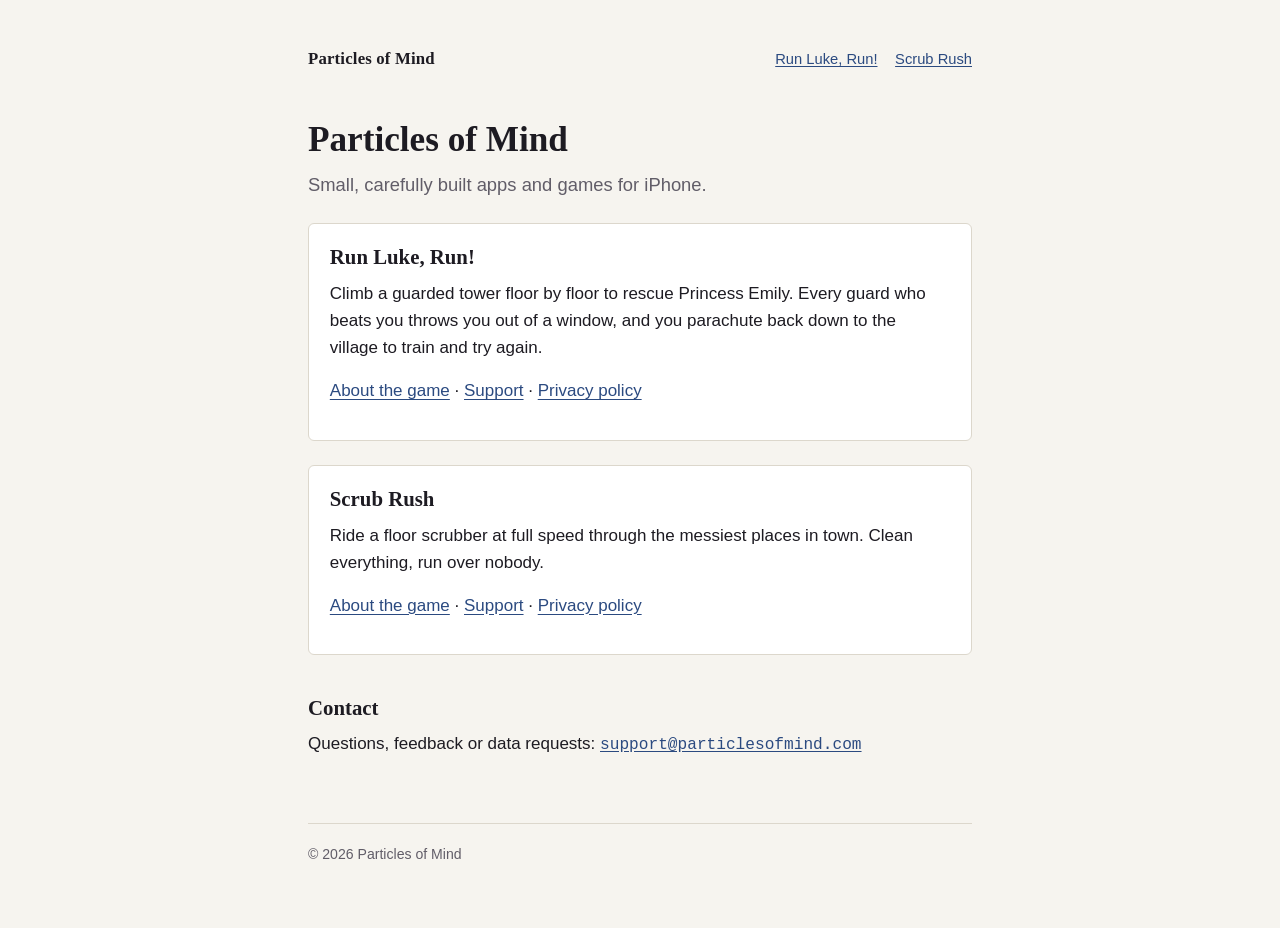
<file: index.html>
<!doctype html>
<html lang="en">
<head>
<meta charset="utf-8">
<meta name="viewport" content="width=device-width, initial-scale=1, viewport-fit=cover">
<title>Particles of Mind</title>
<meta name="description" content="Particles of Mind makes small, carefully built apps and games.">
<link rel="stylesheet" href="/style.css">
</head>
<body>
<div class="wrap">
  <header class="site"><a class="mark" href="/">Particles of Mind</a><nav><a href="/run-luke-run/">Run Luke, Run!</a><a href="/scrub-rush/">Scrub Rush</a></nav></header>
  <h1>Particles of Mind</h1>
  <p class="lead">Small, carefully built apps and games for iPhone.</p>

  <div class="card">
    <h2>Run Luke, Run!</h2>
    <p>Climb a guarded tower floor by floor to rescue Princess Emily. Every guard who beats you throws you out of a window, and you parachute back down to the village to train and try again.</p>
    <p><a href="/run-luke-run/">About the game</a> · <a href="/run-luke-run/support/">Support</a> · <a href="/run-luke-run/privacy/">Privacy policy</a></p>
  </div>

  <div class="card">
    <h2>Scrub Rush</h2>
    <p>Ride a floor scrubber at full speed through the messiest places in town. Clean everything, run over nobody.</p>
    <p><a href="/scrub-rush/">About the game</a> · <a href="/scrub-rush/support/">Support</a> · <a href="/scrub-rush/privacy/">Privacy policy</a></p>
  </div>

  <h2>Contact</h2>
  <p>Questions, feedback or data requests: <a class="mail" href="mailto:support@particlesofmind.com">support@particlesofmind.com</a></p>

  <footer>© 2026 Particles of Mind</footer>
</div>
</body>
</html>
</file>
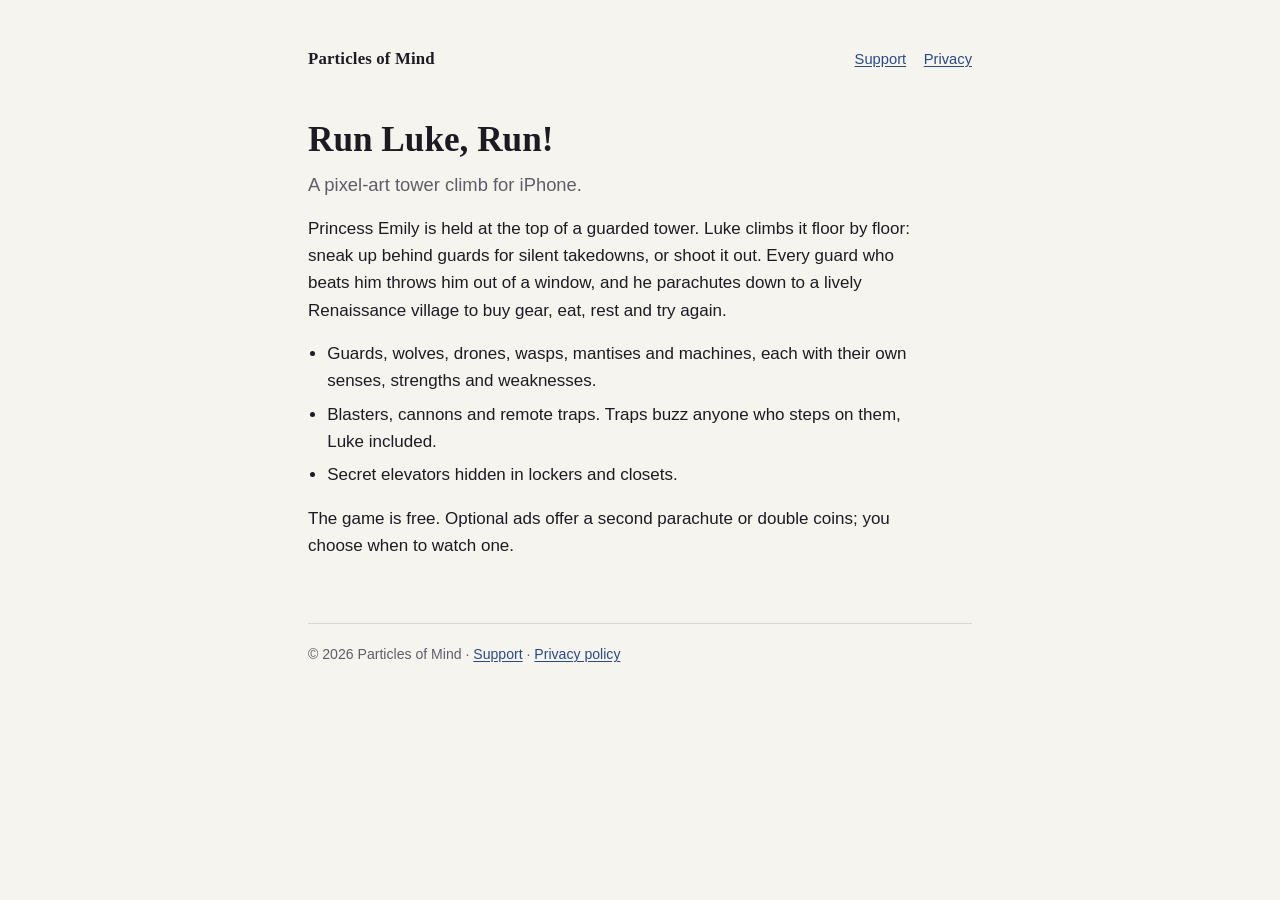
<file: run-luke-run/index.html>
<!doctype html>
<html lang="en">
<head>
<meta charset="utf-8">
<meta name="viewport" content="width=device-width, initial-scale=1, viewport-fit=cover">
<title>Run Luke, Run!</title>
<meta name="description" content="Run Luke, Run! is a pixel-art stealth and shoot-out game for iPhone by Particles of Mind.">
<link rel="stylesheet" href="/style.css">
</head>
<body>
<div class="wrap">
  <header class="site"><a class="mark" href="/">Particles of Mind</a><nav><a href="/run-luke-run/support/">Support</a><a href="/run-luke-run/privacy/">Privacy</a></nav></header>
  <h1>Run Luke, Run!</h1>
  <p class="lead">A pixel-art tower climb for iPhone.</p>
  <p>Princess Emily is held at the top of a guarded tower. Luke climbs it floor by floor: sneak up behind guards for silent takedowns, or shoot it out. Every guard who beats him throws him out of a window, and he parachutes down to a lively Renaissance village to buy gear, eat, rest and try again.</p>
  <ul>
    <li>Guards, wolves, drones, wasps, mantises and machines, each with their own senses, strengths and weaknesses.</li>
    <li>Blasters, cannons and remote traps. Traps buzz anyone who steps on them, Luke included.</li>
    <li>Secret elevators hidden in lockers and closets.</li>
  </ul>
  <p>The game is free. Optional ads offer a second parachute or double coins; you choose when to watch one.</p>
  <footer>© 2026 Particles of Mind · <a href="/run-luke-run/support/">Support</a> · <a href="/run-luke-run/privacy/">Privacy policy</a></footer>
</div>
</body>
</html>
</file>
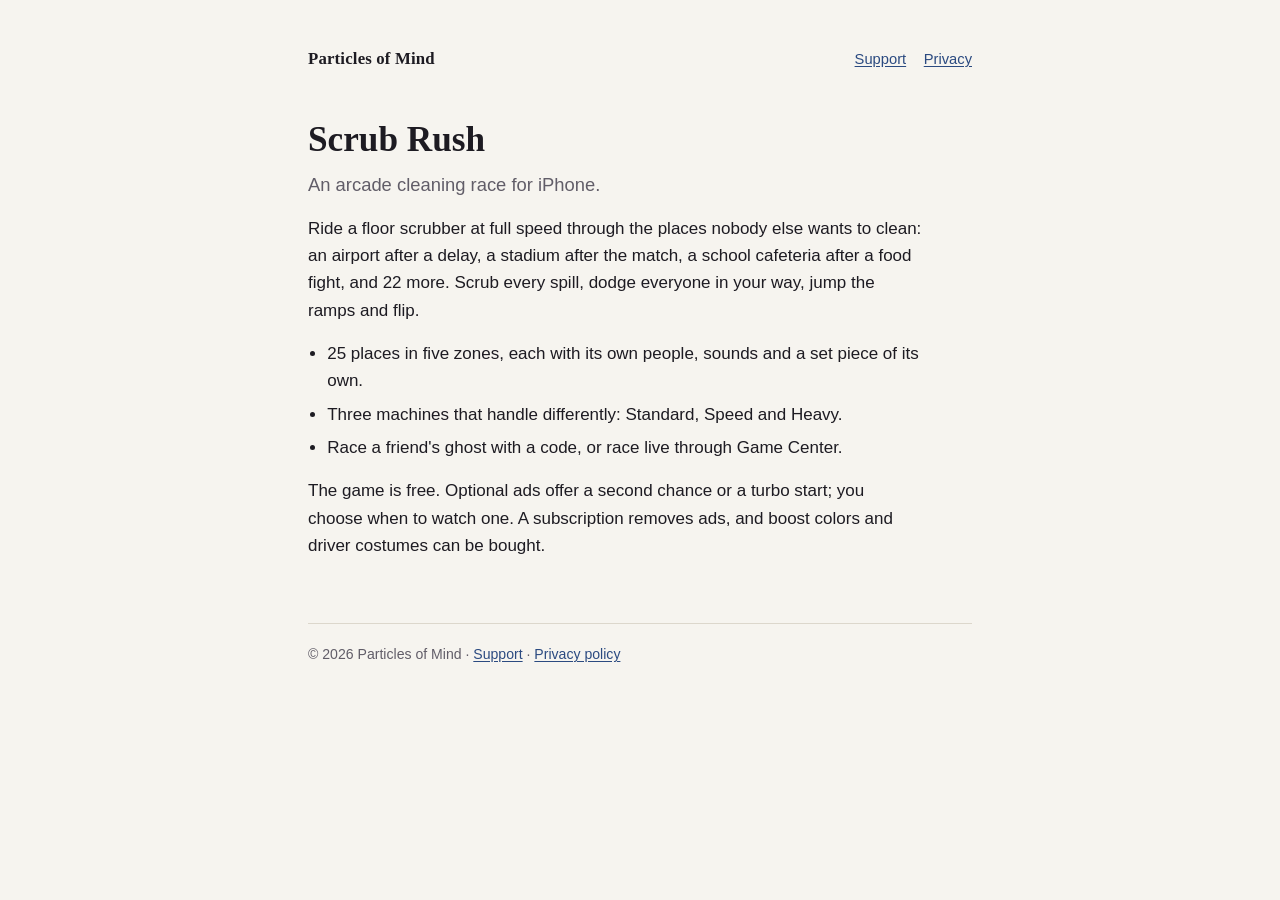
<file: scrub-rush/index.html>
<!doctype html>
<html lang="en">
<head>
<meta charset="utf-8">
<meta name="viewport" content="width=device-width, initial-scale=1, viewport-fit=cover">
<title>Scrub Rush</title>
<meta name="description" content="Scrub Rush: ride a floor scrubber at full speed through the messiest places in town.">
<link rel="stylesheet" href="/style.css">
</head>
<body>
<div class="wrap">
  <header class="site"><a class="mark" href="/">Particles of Mind</a><nav><a href="/scrub-rush/support/">Support</a><a href="/scrub-rush/privacy/">Privacy</a></nav></header>
  <h1>Scrub Rush</h1>
  <p class="lead">An arcade cleaning race for iPhone.</p>
  <p>Ride a floor scrubber at full speed through the places nobody else wants to clean: an airport after a delay, a stadium after the match, a school cafeteria after a food fight, and 22 more. Scrub every spill, dodge everyone in your way, jump the ramps and flip.</p>
  <ul>
    <li>25 places in five zones, each with its own people, sounds and a set piece of its own.</li>
    <li>Three machines that handle differently: Standard, Speed and Heavy.</li>
    <li>Race a friend's ghost with a code, or race live through Game Center.</li>
  </ul>
  <p>The game is free. Optional ads offer a second chance or a turbo start; you choose when to watch one. A subscription removes ads, and boost colors and driver costumes can be bought.</p>
  <footer>© 2026 Particles of Mind · <a href="/scrub-rush/support/">Support</a> · <a href="/scrub-rush/privacy/">Privacy policy</a></footer>
</div>
</body>
</html>
</file>
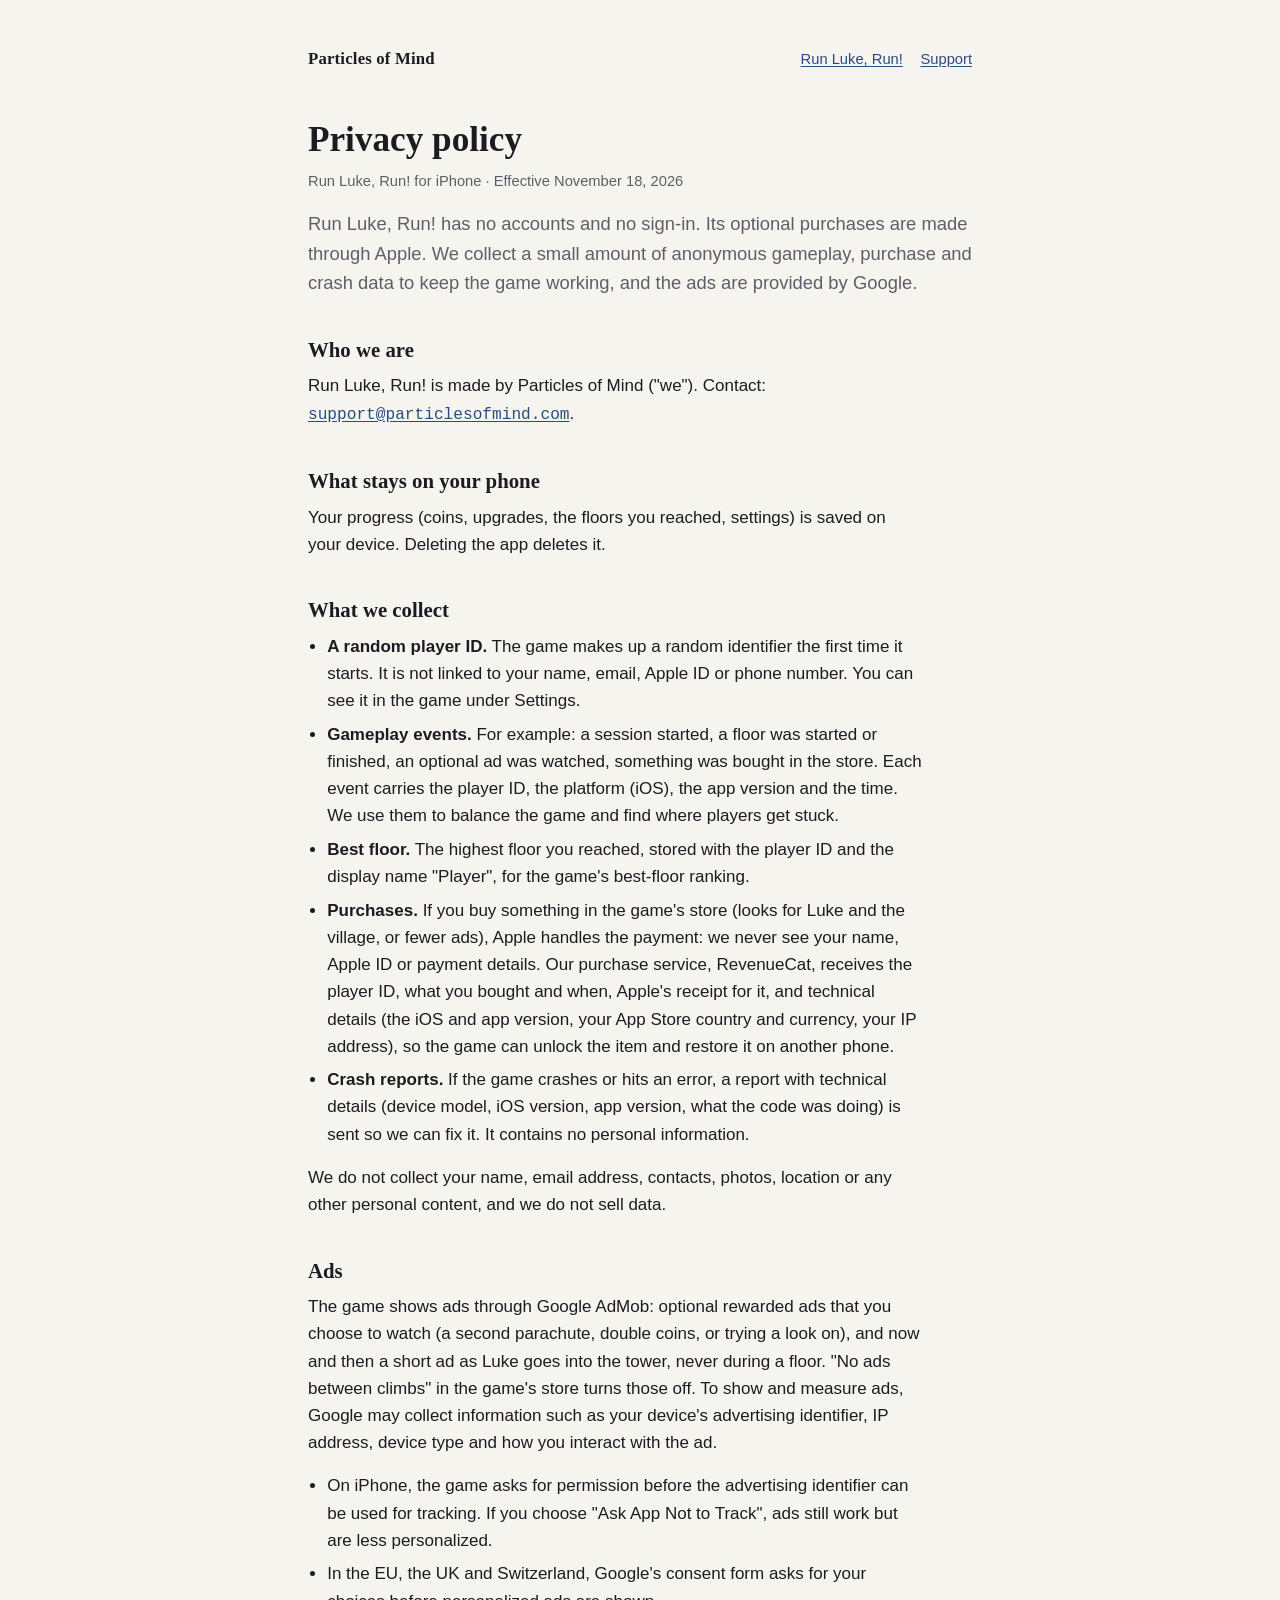
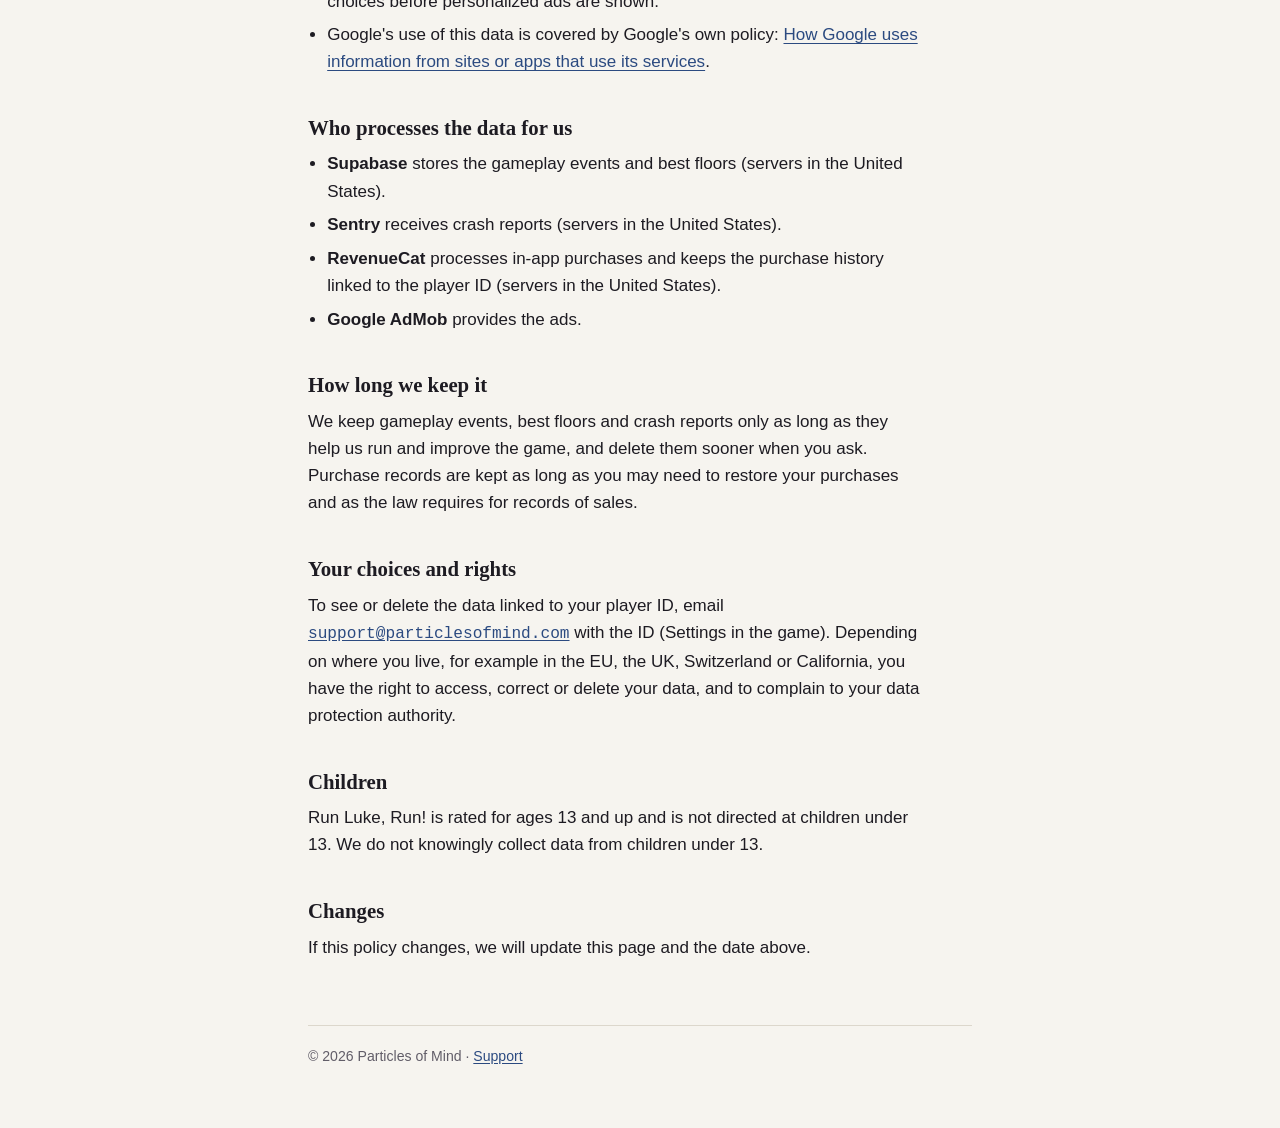
<file: run-luke-run/privacy/index.html>
<!doctype html>
<html lang="en">
<head>
<meta charset="utf-8">
<meta name="viewport" content="width=device-width, initial-scale=1, viewport-fit=cover">
<title>Run Luke, Run! Privacy Policy</title>
<meta name="description" content="What Run Luke, Run! collects, why, and how to have it deleted.">
<link rel="stylesheet" href="/style.css">
</head>
<body>
<div class="wrap">
  <header class="site"><a class="mark" href="/">Particles of Mind</a><nav><a href="/run-luke-run/">Run Luke, Run!</a><a href="/run-luke-run/support/">Support</a></nav></header>
  <h1>Privacy policy</h1>
  <p class="meta">Run Luke, Run! for iPhone · Effective November 18, 2026</p>
  <p class="lead">Run Luke, Run! has no accounts and no sign-in. Its optional purchases are made through Apple. We collect a small amount of anonymous gameplay, purchase and crash data to keep the game working, and the ads are provided by Google.</p>

  <h2>Who we are</h2>
  <p>Run Luke, Run! is made by Particles of Mind ("we"). Contact: <a class="mail" href="mailto:support@particlesofmind.com">support@particlesofmind.com</a>.</p>

  <h2>What stays on your phone</h2>
  <p>Your progress (coins, upgrades, the floors you reached, settings) is saved on your device. Deleting the app deletes it.</p>

  <h2>What we collect</h2>
  <ul>
    <li><strong>A random player ID.</strong> The game makes up a random identifier the first time it starts. It is not linked to your name, email, Apple ID or phone number. You can see it in the game under Settings.</li>
    <li><strong>Gameplay events.</strong> For example: a session started, a floor was started or finished, an optional ad was watched, something was bought in the store. Each event carries the player ID, the platform (iOS), the app version and the time. We use them to balance the game and find where players get stuck.</li>
    <li><strong>Best floor.</strong> The highest floor you reached, stored with the player ID and the display name "Player", for the game's best-floor ranking.</li>
    <li><strong>Purchases.</strong> If you buy something in the game's store (looks for Luke and the village, or fewer ads), Apple handles the payment: we never see your name, Apple ID or payment details. Our purchase service, RevenueCat, receives the player ID, what you bought and when, Apple's receipt for it, and technical details (the iOS and app version, your App Store country and currency, your IP address), so the game can unlock the item and restore it on another phone.</li>
    <li><strong>Crash reports.</strong> If the game crashes or hits an error, a report with technical details (device model, iOS version, app version, what the code was doing) is sent so we can fix it. It contains no personal information.</li>
  </ul>
  <p>We do not collect your name, email address, contacts, photos, location or any other personal content, and we do not sell data.</p>

  <h2>Ads</h2>
  <p>The game shows ads through Google AdMob: optional rewarded ads that you choose to watch (a second parachute, double coins, or trying a look on), and now and then a short ad as Luke goes into the tower, never during a floor. "No ads between climbs" in the game's store turns those off. To show and measure ads, Google may collect information such as your device's advertising identifier, IP address, device type and how you interact with the ad.</p>
  <ul>
    <li>On iPhone, the game asks for permission before the advertising identifier can be used for tracking. If you choose "Ask App Not to Track", ads still work but are less personalized.</li>
    <li>In the EU, the UK and Switzerland, Google's consent form asks for your choices before personalized ads are shown.</li>
    <li>Google's use of this data is covered by Google's own policy: <a href="https://policies.google.com/technologies/partner-sites">How Google uses information from sites or apps that use its services</a>.</li>
  </ul>

  <h2>Who processes the data for us</h2>
  <ul>
    <li><strong>Supabase</strong> stores the gameplay events and best floors (servers in the United States).</li>
    <li><strong>Sentry</strong> receives crash reports (servers in the United States).</li>
    <li><strong>RevenueCat</strong> processes in-app purchases and keeps the purchase history linked to the player ID (servers in the United States).</li>
    <li><strong>Google AdMob</strong> provides the ads.</li>
  </ul>

  <h2>How long we keep it</h2>
  <p>We keep gameplay events, best floors and crash reports only as long as they help us run and improve the game, and delete them sooner when you ask. Purchase records are kept as long as you may need to restore your purchases and as the law requires for records of sales.</p>

  <h2>Your choices and rights</h2>
  <p>To see or delete the data linked to your player ID, email <a class="mail" href="mailto:support@particlesofmind.com">support@particlesofmind.com</a> with the ID (Settings in the game). Depending on where you live, for example in the EU, the UK, Switzerland or California, you have the right to access, correct or delete your data, and to complain to your data protection authority.</p>

  <h2>Children</h2>
  <p>Run Luke, Run! is rated for ages 13 and up and is not directed at children under 13. We do not knowingly collect data from children under 13.</p>

  <h2>Changes</h2>
  <p>If this policy changes, we will update this page and the date above.</p>

  <footer>© 2026 Particles of Mind · <a href="/run-luke-run/support/">Support</a></footer>
</div>
</body>
</html>
</file>
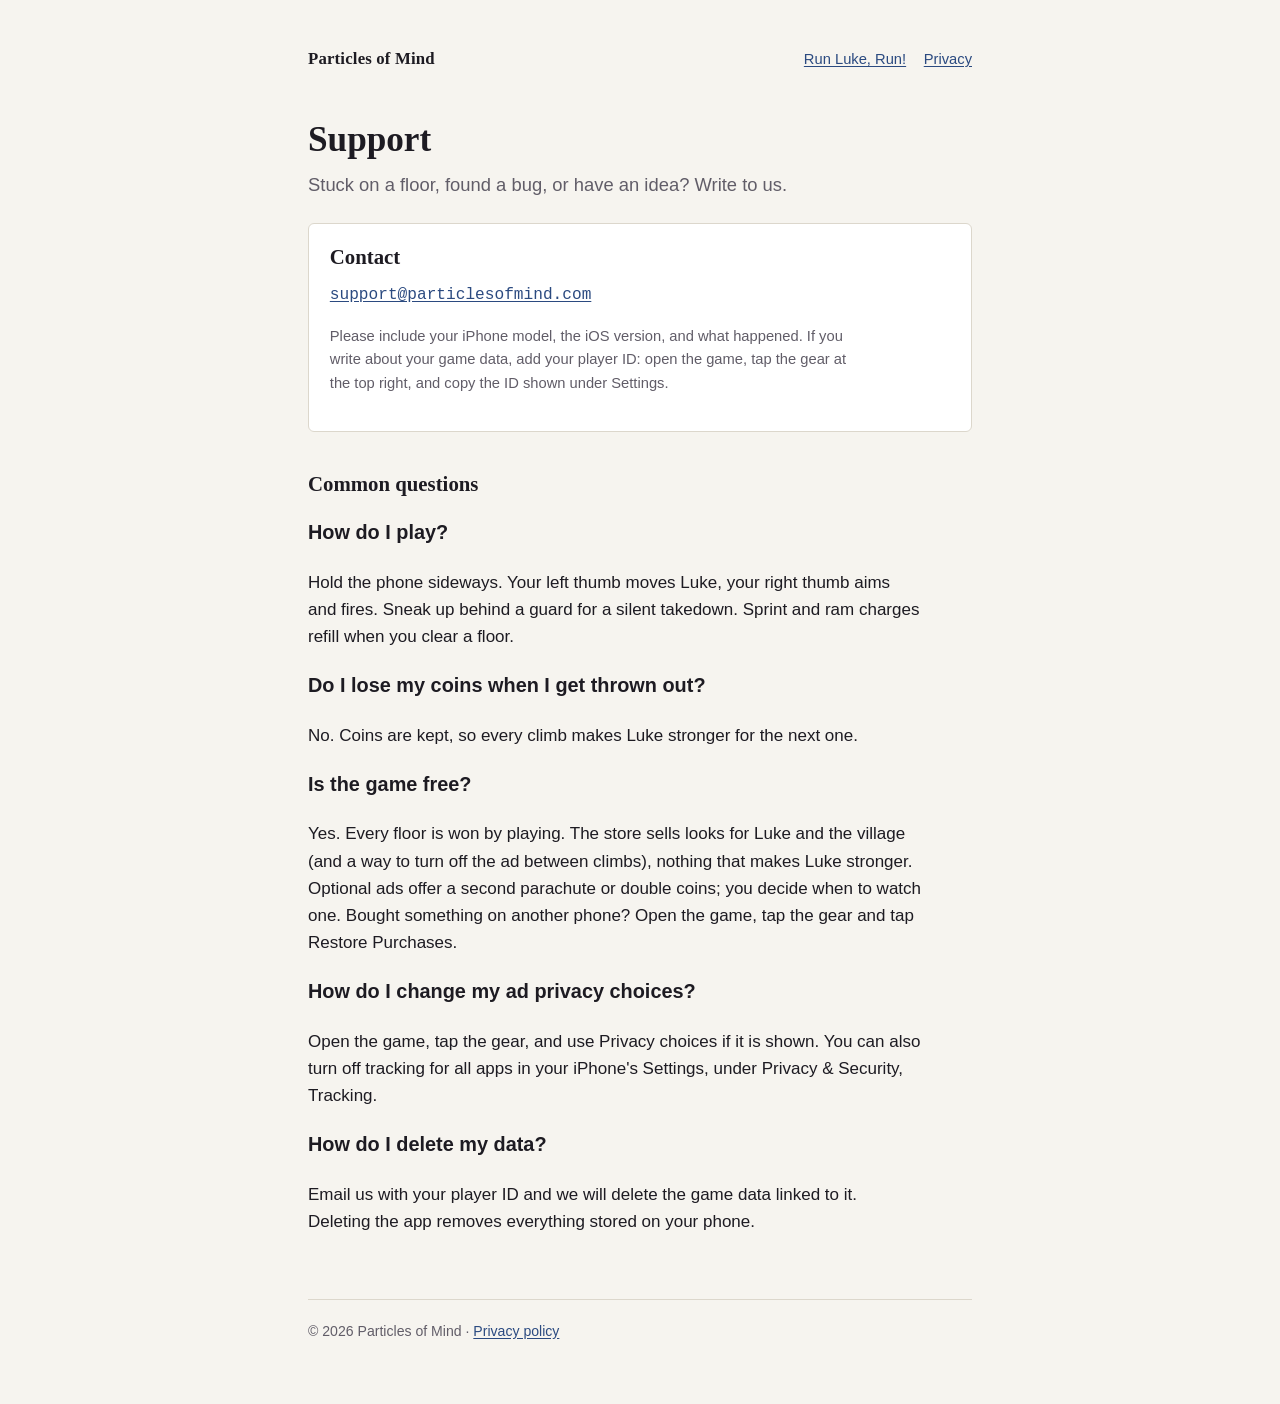
<file: run-luke-run/support/index.html>
<!doctype html>
<html lang="en">
<head>
<meta charset="utf-8">
<meta name="viewport" content="width=device-width, initial-scale=1, viewport-fit=cover">
<title>Run Luke, Run! Support</title>
<meta name="description" content="Help and contact for Run Luke, Run!">
<link rel="stylesheet" href="/style.css">
</head>
<body>
<div class="wrap">
  <header class="site"><a class="mark" href="/">Particles of Mind</a><nav><a href="/run-luke-run/">Run Luke, Run!</a><a href="/run-luke-run/privacy/">Privacy</a></nav></header>
  <h1>Support</h1>
  <p class="lead">Stuck on a floor, found a bug, or have an idea? Write to us.</p>

  <div class="card">
    <h2>Contact</h2>
    <p><a class="mail" href="mailto:support@particlesofmind.com?subject=Run%20Luke%2C%20Run!">support@particlesofmind.com</a></p>
    <p class="meta">Please include your iPhone model, the iOS version, and what happened. If you write about your game data, add your player ID: open the game, tap the gear at the top right, and copy the ID shown under Settings.</p>
  </div>

  <h2>Common questions</h2>
  <h3>How do I play?</h3>
  <p>Hold the phone sideways. Your left thumb moves Luke, your right thumb aims and fires. Sneak up behind a guard for a silent takedown. Sprint and ram charges refill when you clear a floor.</p>
  <h3>Do I lose my coins when I get thrown out?</h3>
  <p>No. Coins are kept, so every climb makes Luke stronger for the next one.</p>
  <h3>Is the game free?</h3>
  <p>Yes. Every floor is won by playing. The store sells looks for Luke and the village (and a way to turn off the ad between climbs), nothing that makes Luke stronger. Optional ads offer a second parachute or double coins; you decide when to watch one. Bought something on another phone? Open the game, tap the gear and tap Restore Purchases.</p>
  <h3>How do I change my ad privacy choices?</h3>
  <p>Open the game, tap the gear, and use Privacy choices if it is shown. You can also turn off tracking for all apps in your iPhone's Settings, under Privacy &amp; Security, Tracking.</p>
  <h3>How do I delete my data?</h3>
  <p>Email us with your player ID and we will delete the game data linked to it. Deleting the app removes everything stored on your phone.</p>

  <footer>© 2026 Particles of Mind · <a href="/run-luke-run/privacy/">Privacy policy</a></footer>
</div>
</body>
</html>
</file>
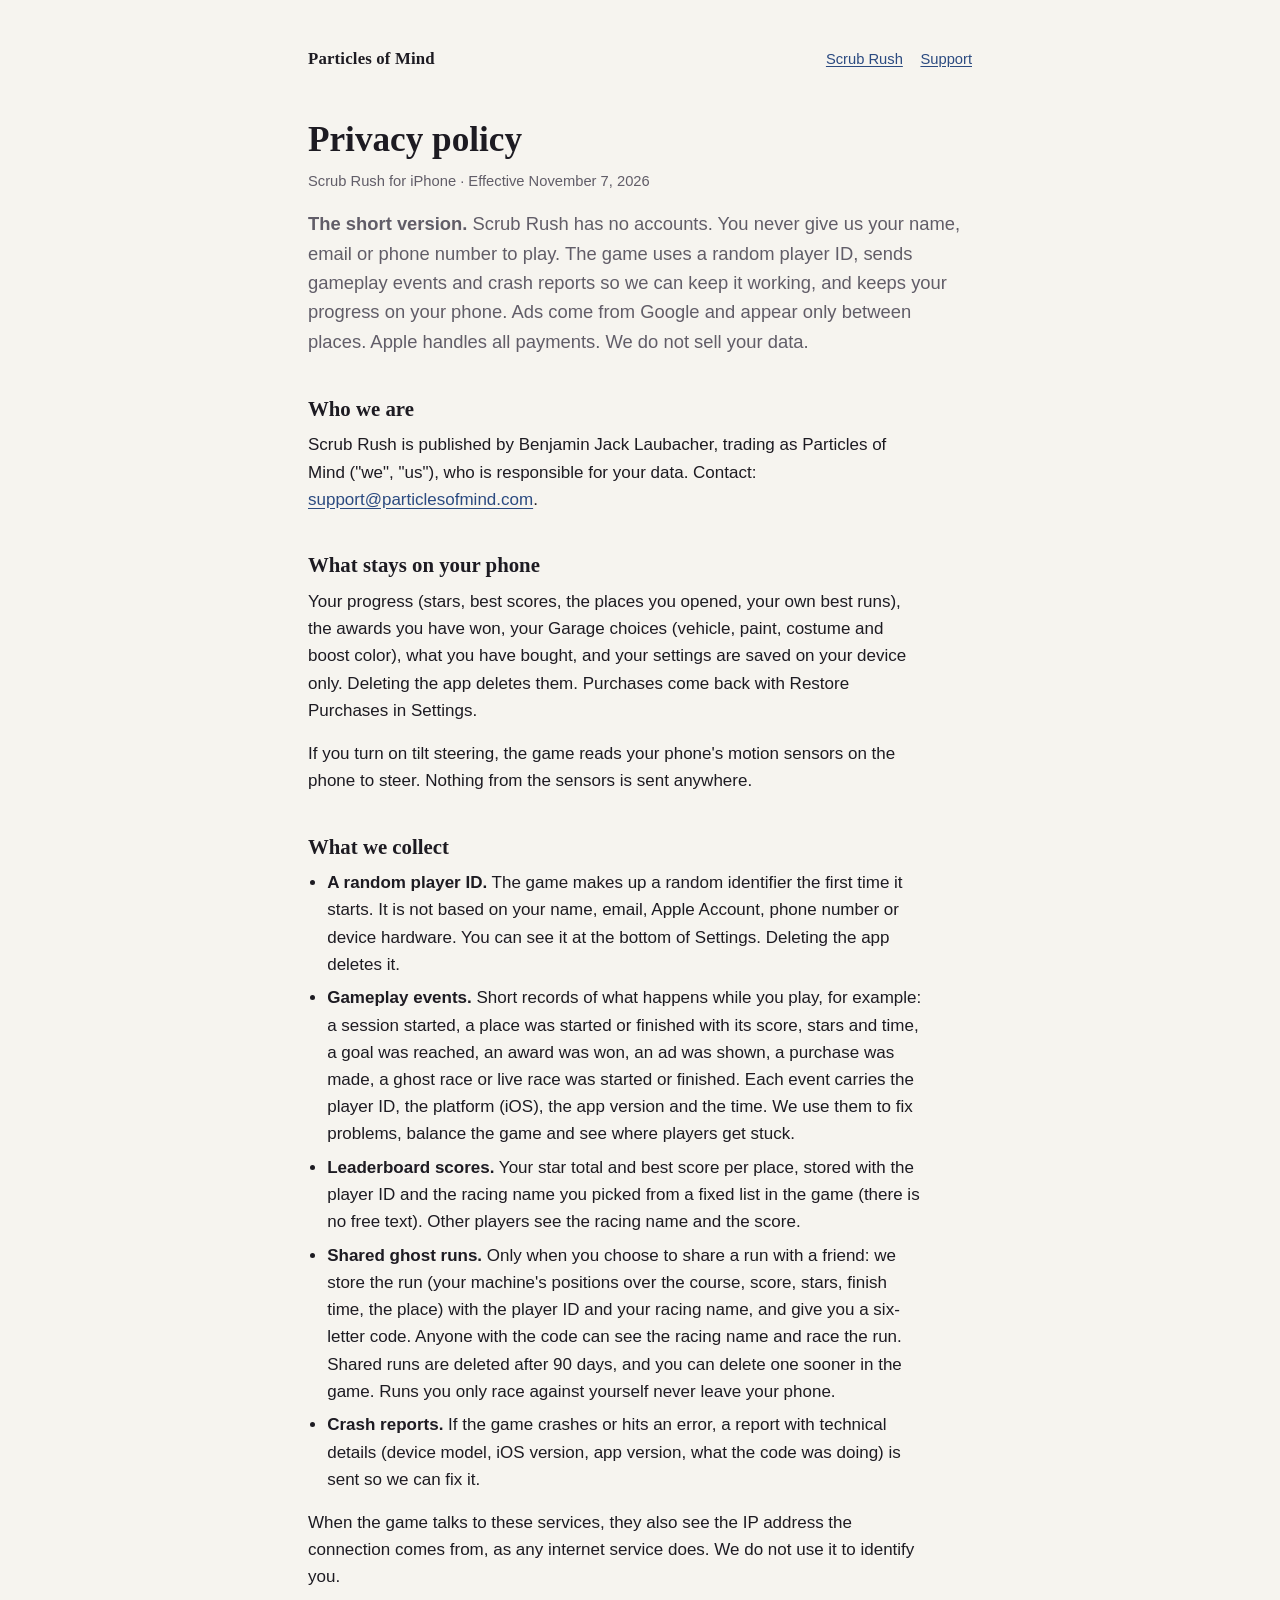
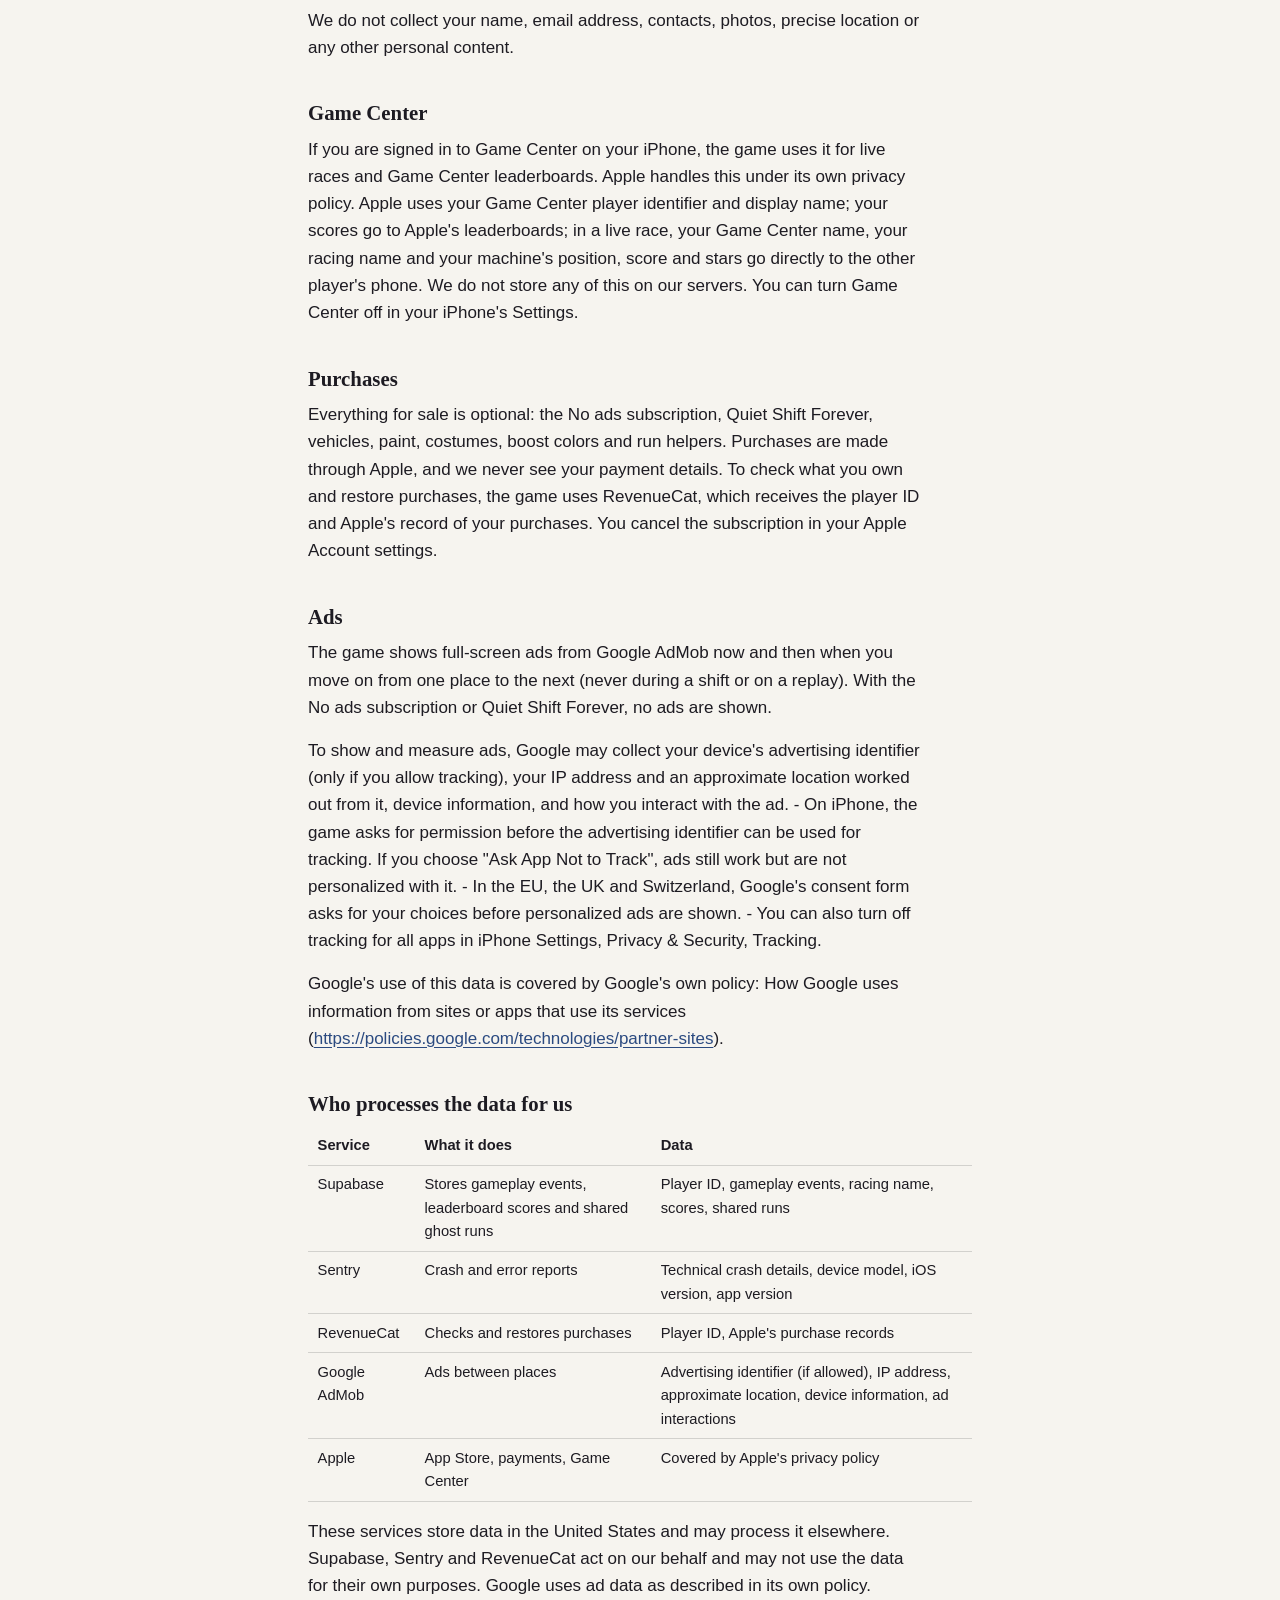
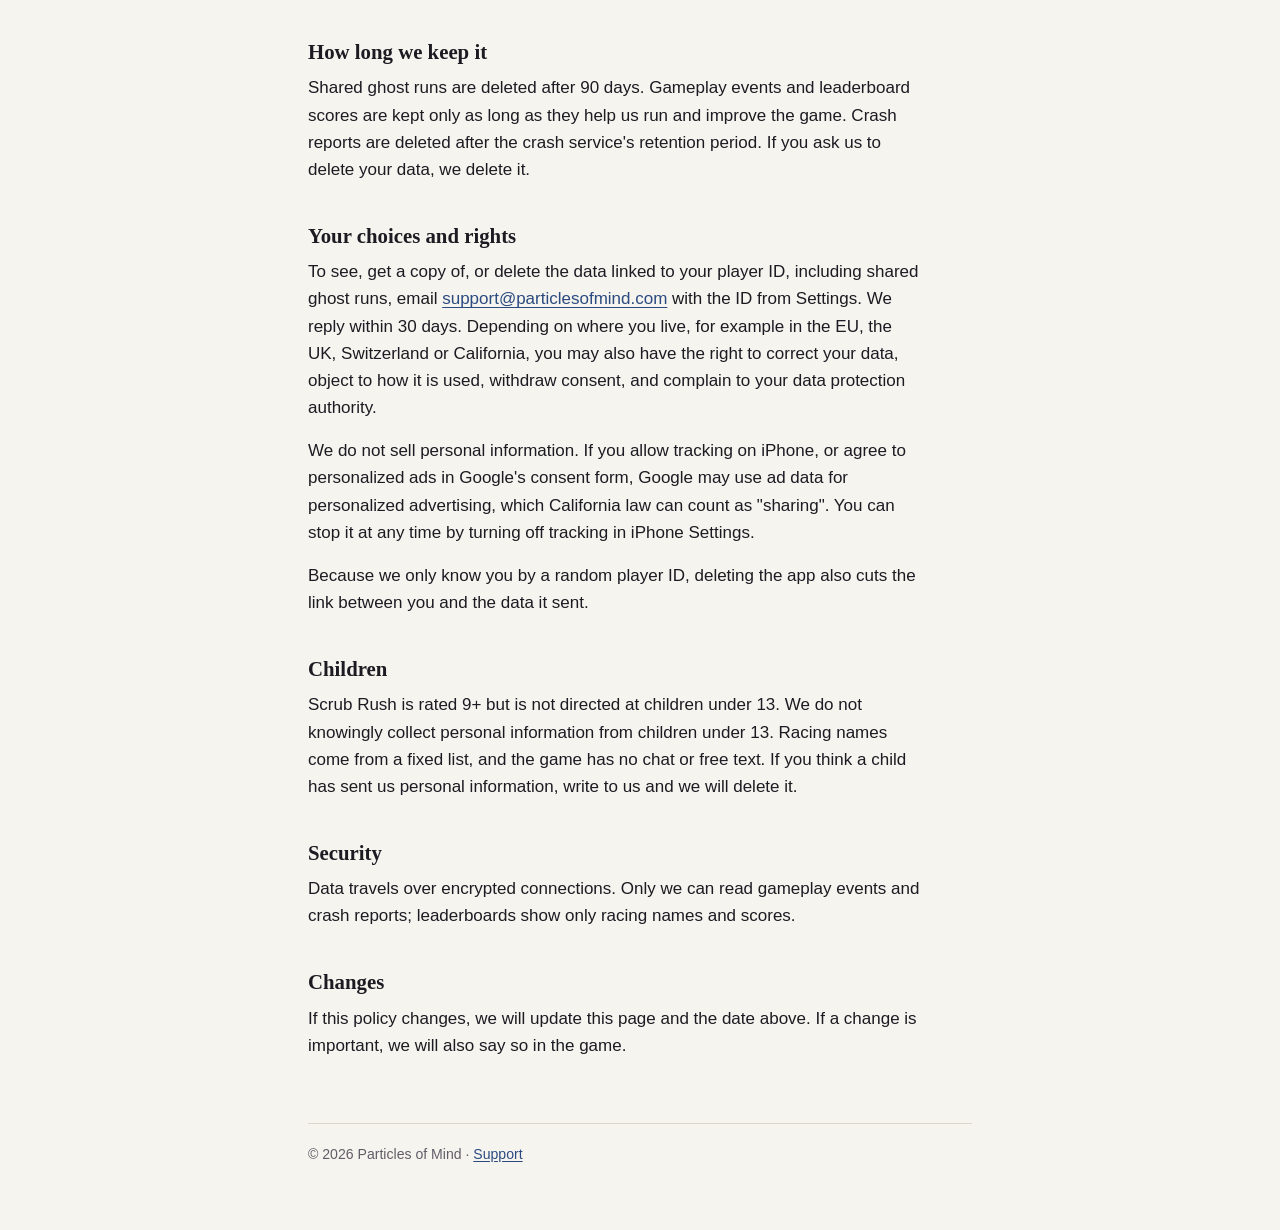
<file: scrub-rush/privacy/index.html>
<!doctype html>
<html lang="en">
<head>
<meta charset="utf-8">
<meta name="viewport" content="width=device-width, initial-scale=1, viewport-fit=cover">
<title>Scrub Rush Privacy Policy</title>
<meta name="description" content="What Scrub Rush collects, why, and how to have it deleted.">
<link rel="stylesheet" href="/style.css">
</head>
<body>
<div class="wrap">
  <header class="site"><a class="mark" href="/">Particles of Mind</a><nav><a href="/scrub-rush/">Scrub Rush</a><a href="/scrub-rush/support/">Support</a></nav></header>
  <h1>Privacy policy</h1>
  <p class="meta">Scrub Rush for iPhone · Effective November 7, 2026</p>
<p class="lead"><strong>The short version.</strong> Scrub Rush has no accounts. You never give us your name, email or phone number to play. The game uses a random player ID, sends gameplay events and crash reports so we can keep it working, and keeps your progress on your phone. Ads come from Google and appear only between places. Apple handles all payments. We do not sell your data.</p>
<h2>Who we are</h2>
<p>Scrub Rush is published by Benjamin Jack Laubacher, trading as Particles of Mind ("we", "us"), who is responsible for your data. Contact: <a href="mailto:support@particlesofmind.com">support@particlesofmind.com</a>.</p>
<h2>What stays on your phone</h2>
<p>Your progress (stars, best scores, the places you opened, your own best runs), the awards you have won, your Garage choices (vehicle, paint, costume and boost color), what you have bought, and your settings are saved on your device only. Deleting the app deletes them. Purchases come back with Restore Purchases in Settings.</p>
<p>If you turn on tilt steering, the game reads your phone's motion sensors on the phone to steer. Nothing from the sensors is sent anywhere.</p>
<h2>What we collect</h2>
<ul>
<li><strong>A random player ID.</strong> The game makes up a random identifier the first time it starts. It is not based on your name, email, Apple Account, phone number or device hardware. You can see it at the bottom of Settings. Deleting the app deletes it.</li>
<li><strong>Gameplay events.</strong> Short records of what happens while you play, for example: a session started, a place was started or finished with its score, stars and time, a goal was reached, an award was won, an ad was shown, a purchase was made, a ghost race or live race was started or finished. Each event carries the player ID, the platform (iOS), the app version and the time. We use them to fix problems, balance the game and see where players get stuck.</li>
<li><strong>Leaderboard scores.</strong> Your star total and best score per place, stored with the player ID and the racing name you picked from a fixed list in the game (there is no free text). Other players see the racing name and the score.</li>
<li><strong>Shared ghost runs.</strong> Only when you choose to share a run with a friend: we store the run (your machine's positions over the course, score, stars, finish time, the place) with the player ID and your racing name, and give you a six-letter code. Anyone with the code can see the racing name and race the run. Shared runs are deleted after 90 days, and you can delete one sooner in the game. Runs you only race against yourself never leave your phone.</li>
<li><strong>Crash reports.</strong> If the game crashes or hits an error, a report with technical details (device model, iOS version, app version, what the code was doing) is sent so we can fix it.</li>
</ul>
<p>When the game talks to these services, they also see the IP address the connection comes from, as any internet service does. We do not use it to identify you.</p>
<p>We do not collect your name, email address, contacts, photos, precise location or any other personal content.</p>
<h2>Game Center</h2>
<p>If you are signed in to Game Center on your iPhone, the game uses it for live races and Game Center leaderboards. Apple handles this under its own privacy policy. Apple uses your Game Center player identifier and display name; your scores go to Apple's leaderboards; in a live race, your Game Center name, your racing name and your machine's position, score and stars go directly to the other player's phone. We do not store any of this on our servers. You can turn Game Center off in your iPhone's Settings.</p>
<h2>Purchases</h2>
<p>Everything for sale is optional: the No ads subscription, Quiet Shift Forever, vehicles, paint, costumes, boost colors and run helpers. Purchases are made through Apple, and we never see your payment details. To check what you own and restore purchases, the game uses RevenueCat, which receives the player ID and Apple's record of your purchases. You cancel the subscription in your Apple Account settings.</p>
<h2>Ads</h2>
<p>The game shows full-screen ads from Google AdMob now and then when you move on from one place to the next (never during a shift or on a replay). With the No ads subscription or Quiet Shift Forever, no ads are shown.</p>
<p>To show and measure ads, Google may collect your device's advertising identifier (only if you allow tracking), your IP address and an approximate location worked out from it, device information, and how you interact with the ad.
- On iPhone, the game asks for permission before the advertising identifier can be used for tracking. If you choose "Ask App Not to Track", ads still work but are not personalized with it.
- In the EU, the UK and Switzerland, Google's consent form asks for your choices before personalized ads are shown.
- You can also turn off tracking for all apps in iPhone Settings, Privacy &amp; Security, Tracking.</p>
<p>Google's use of this data is covered by Google's own policy: How Google uses information from sites or apps that use its services (<a href="https://policies.google.com/technologies/partner-sites">https://policies.google.com/technologies/partner-sites</a>).</p>
<h2>Who processes the data for us</h2>
<div class="table"><table>
<thead>
<tr>
<th>Service</th>
<th>What it does</th>
<th>Data</th>
</tr>
</thead>
<tbody>
<tr>
<td>Supabase</td>
<td>Stores gameplay events, leaderboard scores and shared ghost runs</td>
<td>Player ID, gameplay events, racing name, scores, shared runs</td>
</tr>
<tr>
<td>Sentry</td>
<td>Crash and error reports</td>
<td>Technical crash details, device model, iOS version, app version</td>
</tr>
<tr>
<td>RevenueCat</td>
<td>Checks and restores purchases</td>
<td>Player ID, Apple's purchase records</td>
</tr>
<tr>
<td>Google AdMob</td>
<td>Ads between places</td>
<td>Advertising identifier (if allowed), IP address, approximate location, device information, ad interactions</td>
</tr>
<tr>
<td>Apple</td>
<td>App Store, payments, Game Center</td>
<td>Covered by Apple's privacy policy</td>
</tr>
</tbody>
</table></div>
<p>These services store data in the United States and may process it elsewhere. Supabase, Sentry and RevenueCat act on our behalf and may not use the data for their own purposes. Google uses ad data as described in its own policy.</p>
<h2>How long we keep it</h2>
<p>Shared ghost runs are deleted after 90 days. Gameplay events and leaderboard scores are kept only as long as they help us run and improve the game. Crash reports are deleted after the crash service's retention period. If you ask us to delete your data, we delete it.</p>
<h2>Your choices and rights</h2>
<p>To see, get a copy of, or delete the data linked to your player ID, including shared ghost runs, email <a href="mailto:support@particlesofmind.com">support@particlesofmind.com</a> with the ID from Settings. We reply within 30 days. Depending on where you live, for example in the EU, the UK, Switzerland or California, you may also have the right to correct your data, object to how it is used, withdraw consent, and complain to your data protection authority.</p>
<p>We do not sell personal information. If you allow tracking on iPhone, or agree to personalized ads in Google's consent form, Google may use ad data for personalized advertising, which California law can count as "sharing". You can stop it at any time by turning off tracking in iPhone Settings.</p>
<p>Because we only know you by a random player ID, deleting the app also cuts the link between you and the data it sent.</p>
<h2>Children</h2>
<p>Scrub Rush is rated 9+ but is not directed at children under 13. We do not knowingly collect personal information from children under 13. Racing names come from a fixed list, and the game has no chat or free text. If you think a child has sent us personal information, write to us and we will delete it.</p>
<h2>Security</h2>
<p>Data travels over encrypted connections. Only we can read gameplay events and crash reports; leaderboards show only racing names and scores.</p>
<h2>Changes</h2>
<p>If this policy changes, we will update this page and the date above. If a change is important, we will also say so in the game.</p>

  <footer>© 2026 Particles of Mind · <a href="/scrub-rush/support/">Support</a></footer>
</div>
</body>
</html>
</file>
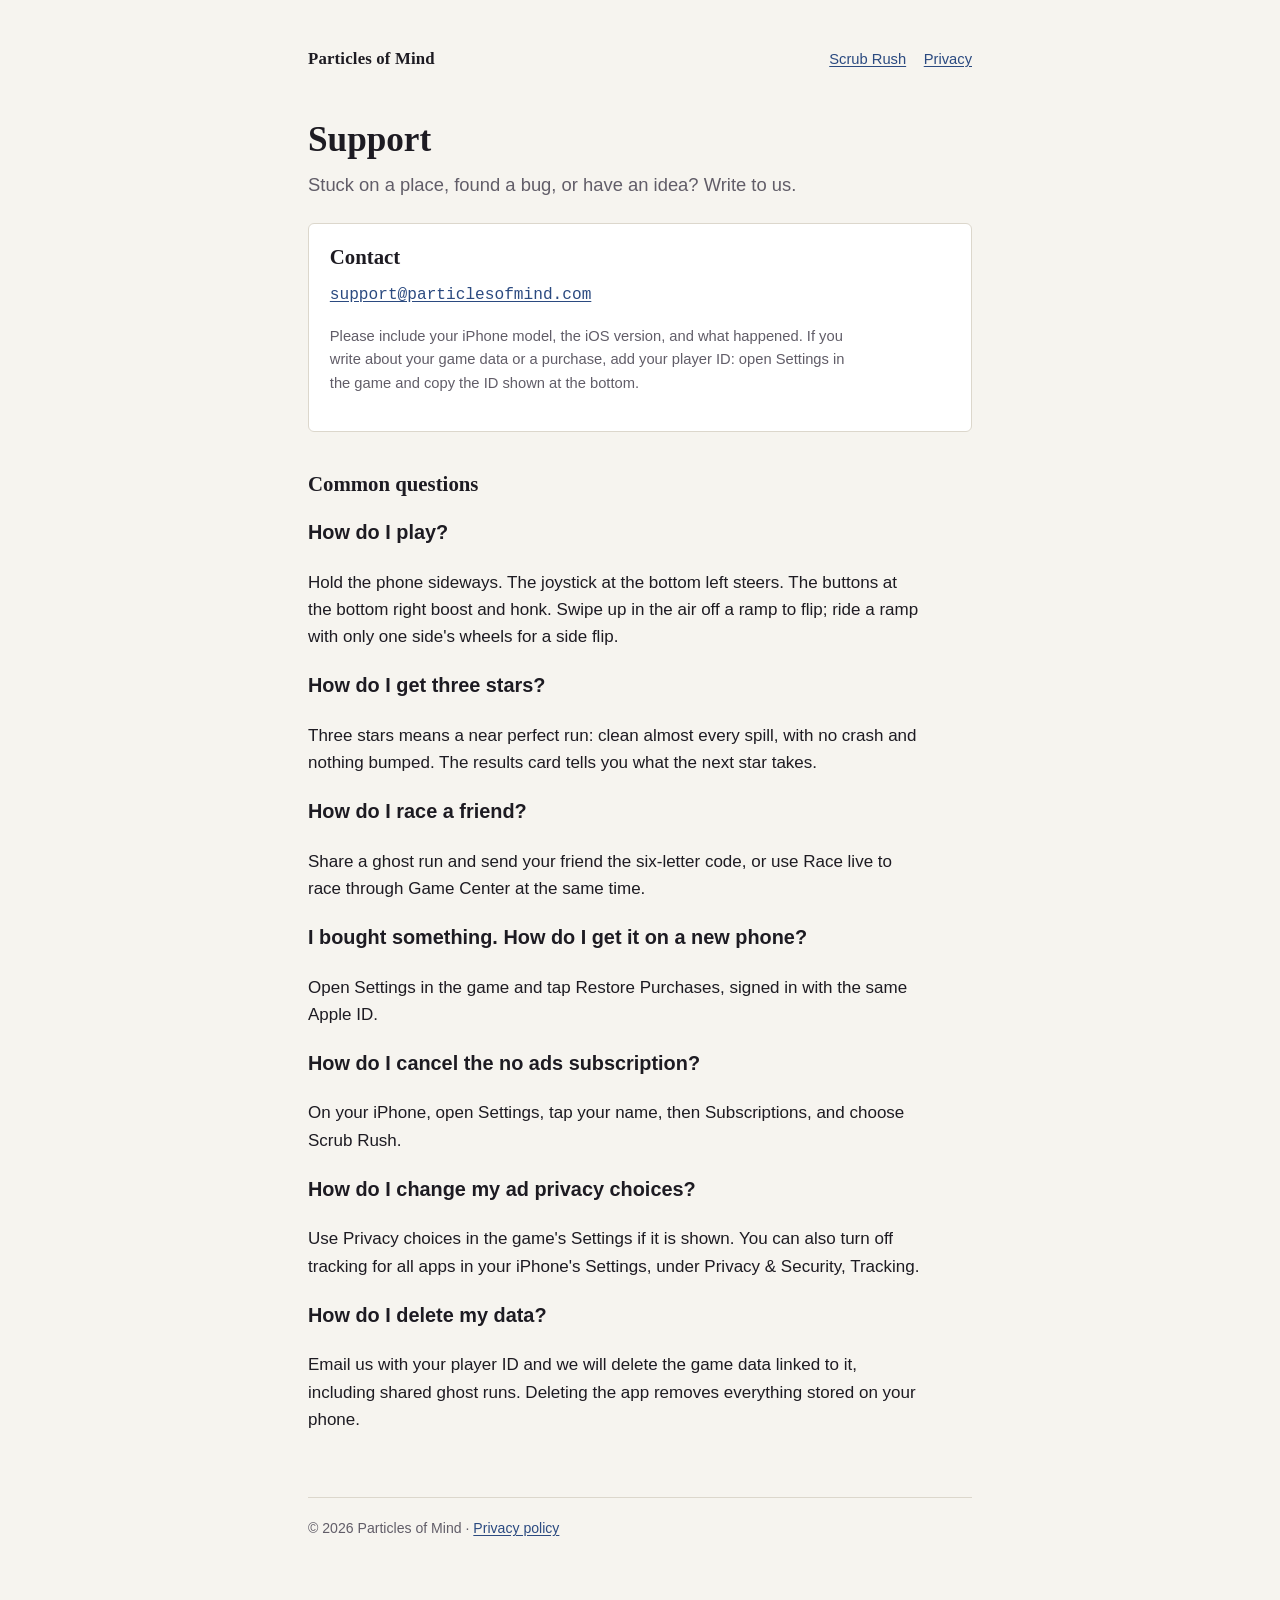
<file: scrub-rush/support/index.html>
<!doctype html>
<html lang="en">
<head>
<meta charset="utf-8">
<meta name="viewport" content="width=device-width, initial-scale=1, viewport-fit=cover">
<title>Scrub Rush Support</title>
<meta name="description" content="Help and contact for Scrub Rush.">
<link rel="stylesheet" href="/style.css">
</head>
<body>
<div class="wrap">
  <header class="site"><a class="mark" href="/">Particles of Mind</a><nav><a href="/scrub-rush/">Scrub Rush</a><a href="/scrub-rush/privacy/">Privacy</a></nav></header>
  <h1>Support</h1>
  <p class="lead">Stuck on a place, found a bug, or have an idea? Write to us.</p>

  <div class="card">
    <h2>Contact</h2>
    <p><a class="mail" href="mailto:support@particlesofmind.com?subject=Scrub%20Rush">support@particlesofmind.com</a></p>
    <p class="meta">Please include your iPhone model, the iOS version, and what happened. If you write about your game data or a purchase, add your player ID: open Settings in the game and copy the ID shown at the bottom.</p>
  </div>

  <h2>Common questions</h2>
  <h3>How do I play?</h3>
  <p>Hold the phone sideways. The joystick at the bottom left steers. The buttons at the bottom right boost and honk. Swipe up in the air off a ramp to flip; ride a ramp with only one side's wheels for a side flip.</p>
  <h3>How do I get three stars?</h3>
  <p>Three stars means a near perfect run: clean almost every spill, with no crash and nothing bumped. The results card tells you what the next star takes.</p>
  <h3>How do I race a friend?</h3>
  <p>Share a ghost run and send your friend the six-letter code, or use Race live to race through Game Center at the same time.</p>
  <h3>I bought something. How do I get it on a new phone?</h3>
  <p>Open Settings in the game and tap Restore Purchases, signed in with the same Apple ID.</p>
  <h3>How do I cancel the no ads subscription?</h3>
  <p>On your iPhone, open Settings, tap your name, then Subscriptions, and choose Scrub Rush.</p>
  <h3>How do I change my ad privacy choices?</h3>
  <p>Use Privacy choices in the game's Settings if it is shown. You can also turn off tracking for all apps in your iPhone's Settings, under Privacy &amp; Security, Tracking.</p>
  <h3>How do I delete my data?</h3>
  <p>Email us with your player ID and we will delete the game data linked to it, including shared ghost runs. Deleting the app removes everything stored on your phone.</p>

  <footer>© 2026 Particles of Mind · <a href="/scrub-rush/privacy/">Privacy policy</a></footer>
</div>
</body>
</html>
</file>
<file: style.css>
/* Particles of Mind: one quiet stylesheet for every page. System fonts only, so the site loads nothing from third parties. */
:root {
  --bg: #f6f4ef; --fg: #1d1b22; --muted: #615d68; --line: #dcd7cc; --accent: #2b4a80; --card: #ffffff;
  --serif: "Iowan Old Style", "Palatino Linotype", Palatino, Georgia, serif;
  --sans: -apple-system, BlinkMacSystemFont, "Segoe UI", Roboto, "Helvetica Neue", Arial, sans-serif;
  color-scheme: light;
}
@media (prefers-color-scheme: dark) {
  :root { --bg: #121117; --fg: #ece8df; --muted: #a7a2ad; --line: #2c2a33; --accent: #8fb0e6; --card: #1a1920; color-scheme: dark; }
}
* { box-sizing: border-box; }
html { -webkit-text-size-adjust: 100%; }
body { margin: 0; background: var(--bg); color: var(--fg); font: 17px/1.6 var(--sans); }
.wrap { max-width: 44rem; margin: 0 auto; padding: 3rem max(1.25rem, env(safe-area-inset-left)) 4rem max(1.25rem, env(safe-area-inset-right)); }
header.site { display: flex; align-items: baseline; justify-content: space-between; gap: 1rem; flex-wrap: wrap; margin-bottom: 3rem; }
header.site a.mark { font: 600 1.05rem var(--serif); color: var(--fg); text-decoration: none; letter-spacing: 0.01em; }
header.site nav { display: flex; gap: 1.1rem; font-size: 0.92rem; }
a { color: var(--accent); text-underline-offset: 0.15em; }
h1 { font: 600 2.2rem/1.15 var(--serif); margin: 0 0 0.6rem; text-wrap: balance; }
h2 { font: 600 1.3rem/1.3 var(--serif); margin: 2.4rem 0 0.6rem; }
p, ul { margin: 0 0 1rem; max-width: 65ch; }
ul { padding-left: 1.2rem; }
li { margin-bottom: 0.4rem; }
.lead { font-size: 1.15rem; color: var(--muted); }
.meta { color: var(--muted); font-size: 0.92rem; }
.card { background: var(--card); border: 1px solid var(--line); border-radius: 6px; padding: 1.2rem 1.3rem; margin: 1.5rem 0; }
.card h2 { margin-top: 0; }
code, .mail { font-family: ui-monospace, "SF Mono", Menlo, monospace; font-size: 0.95em; }
footer { margin-top: 4rem; padding-top: 1.2rem; border-top: 1px solid var(--line); color: var(--muted); font-size: 0.88rem; }

.table { overflow-x: auto; margin: 0 0 1rem; }
table { border-collapse: collapse; font-size: 0.92rem; }
th, td { text-align: left; vertical-align: top; padding: 0.45rem 0.6rem; border-bottom: 1px solid rgba(127,127,127,0.3); }
</file>
